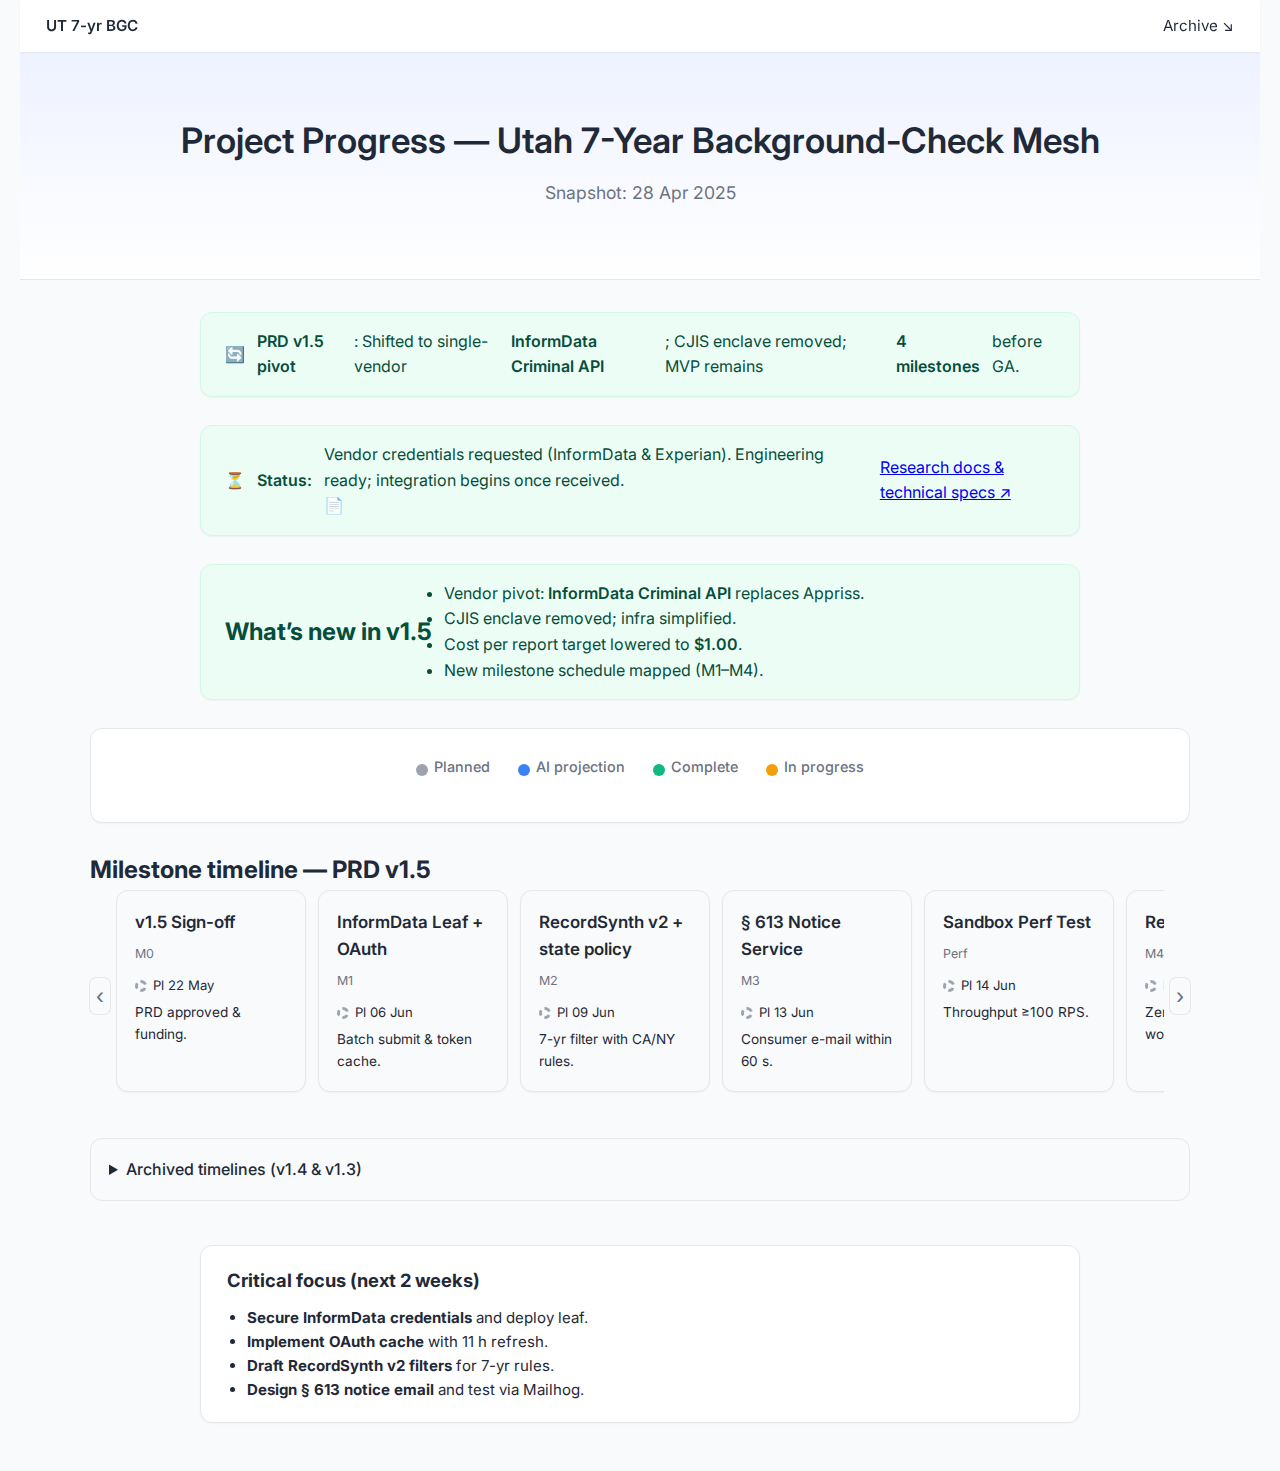
<file: index.html>
<!DOCTYPE html>
<html lang="en">
<head>
  <meta charset="UTF-8">
  <meta name="viewport" content="width=device-width,initial-scale=1">
  <title>Utah 7‑Year Background‑Check Mesh — Progress at a Glance</title>
  <link rel="preconnect" href="https://fonts.googleapis.com">
  <link rel="preconnect" href="https://fonts.gstatic.com" crossorigin>
  <link href="https://fonts.googleapis.com/css2?family=Inter:wght@400;500;600&display=swap" rel="stylesheet">
  <link rel="stylesheet" href="styles.css">
</head>
<body>
  <nav class="top-nav"><a href="index.html" class="logo">UT 7-yr BGC</a><a href="#archive">Archive ↘</a></nav>
  <header class="hero">
    <h1>Project Progress — Utah 7-Year Background-Check Mesh</h1>
    <p class="snapshot"><time datetime="2025-04-28">Snapshot: 28 Apr 2025</time></p>
  </header>

  <div class="container">
    <main>
      <section class="summary card" aria-label="Project summary">
        🔄 <strong>PRD v1.5 pivot</strong>: Shifted to single-vendor <strong>InformData Criminal API</strong>; CJIS enclave removed; MVP remains <strong>4 milestones</strong> before GA.
      </section>
      <section class="summary status card" aria-label="Integration status">
        ⏳ <strong>Status:</strong> Vendor credentials requested (InformData &amp; Experian). Engineering ready; integration begins once received.<br>
        📄 <a href="https://rightful-geese-a54.notion.site/Vuplicity-1d2541ef354280d2bdbfe3ddb3522502?pvs=4" target="_blank" rel="noopener">Research docs &amp; technical specs ↗</a>
      </section>

      <section class="summary updates card" aria-labelledby="changes-heading">
        <h2 id="changes-heading">What’s new in v1.5</h2>
        <ul>
          <li>Vendor pivot: <strong>InformData Criminal API</strong> replaces Appriss.</li>
          <li>CJIS enclave removed; infra simplified.</li>
          <li>Cost per report target lowered to <strong>$1.00</strong>.</li>
          <li>New milestone schedule mapped (M1–M4).</li>
        </ul>
      </section>

      <section class="legend-section card" aria-labelledby="legend-heading">
        <h2 id="legend-heading" class="visually-hidden">Legend</h2>
        <div class="legend">
          <span><span class="dot plan-dot" aria-hidden="true"></span>Planned</span>
          <span><span class="dot proj-dot" aria-hidden="true"></span>AI projection</span>
          <span><span class="dot actual-dot" aria-hidden="true"></span>Complete</span>
          <span><span class="dot prog-dot" aria-hidden="true"></span>In progress</span>
        </div>
      </section>

      <!-- Milestone timeline — PRD v1.5 -->
      <section aria-labelledby="timeline-heading-new">
        <h2 id="timeline-heading-new">Milestone timeline — PRD v1.5</h2>
        <div class="timeline-wrapper">
          <button class="scroll-btn left" aria-label="Scroll left" data-dir="-1">‹</button>
          <div class="timeline" tabindex="0">
            <!-- Sign-off -->
            <article class="milestone">
              <h3>v1.5 Sign-off</h3>
              <small>M0</small>
              <div class="status-row"><span class="dot plan-dot"></span><span>Pl 22 May</span></div>
              <p class="desc">PRD approved &amp; funding.</p>
            </article>
            <!-- M1 -->
            <article class="milestone">
              <h3>InformData Leaf + OAuth</h3>
              <small>M1</small>
              <div class="status-row"><span class="dot plan-dot"></span><span>Pl 06 Jun</span></div>
              <p class="desc">Batch submit &amp; token cache.</p>
            </article>
            <!-- M2 -->
            <article class="milestone">
              <h3>RecordSynth v2 + state policy</h3>
              <small>M2</small>
              <div class="status-row"><span class="dot plan-dot"></span><span>Pl 09 Jun</span></div>
              <p class="desc">7-yr filter with CA/NY rules.</p>
            </article>
            <!-- M3 -->
            <article class="milestone">
              <h3>§ 613 Notice Service</h3>
              <small>M3</small>
              <div class="status-row"><span class="dot plan-dot"></span><span>Pl 13 Jun</span></div>
              <p class="desc">Consumer e-mail within 60 s.</p>
            </article>
            <!-- Sandbox Perf -->
            <article class="milestone">
              <h3>Sandbox Perf Test</h3>
              <small>Perf</small>
              <div class="status-row"><span class="dot plan-dot"></span><span>Pl 14 Jun</span></div>
              <p class="desc">Throughput ≥100 RPS.</p>
            </article>
            <!-- M4 -->
            <article class="milestone">
              <h3>Review UI Alpha</h3>
              <small>M4</small>
              <div class="status-row"><span class="dot plan-dot"></span><span>Pl 20 Jun</span></div>
              <p class="desc">Zero-hit auto-clear workflow.</p>
            </article>
            <!-- SOC2 Evidence -->
            <article class="milestone">
              <h3>SOC 2 Evidence 30-day</h3>
              <small>S2</small>
              <div class="status-row"><span class="dot plan-dot"></span><span>Pl 20 Jun</span></div>
              <p class="desc">Artifacts collected.</p>
            </article>
            <!-- Beta -->
            <article class="milestone">
              <h3>Beta (10 UT clients)</h3>
              <small>Beta</small>
              <div class="status-row"><span class="dot plan-dot"></span><span>Pl 15 Jul</span></div>
              <p class="desc">Pilot with first customers.</p>
            </article>
            <!-- GA -->
            <article class="milestone">
              <h3>GA Utah</h3>
              <small>GA</small>
              <div class="status-row"><span class="dot plan-dot"></span><span>Pl 31 Jul</span></div>
              <p class="desc">Fully automated Utah package.</p>
            </article>
          </div>
          <button class="scroll-btn right" aria-label="Scroll right" data-dir="1">›</button>
        </div>
      </section>

      <!-- Legacy timelines collapsed for archive -->
      <details id="archive" class="archive">
        <summary>Archived timelines (v1.4 &amp; v1.3)</summary>
        <!-- Legacy timeline -->
        <section aria-labelledby="timeline-heading-legacy">
          <h2 id="timeline-heading-legacy">Legacy timeline (v1.3)</h2>
          <div class="timeline-wrapper">
            <button class="scroll-btn left" aria-label="Scroll left" data-dir="-1">‹</button>
            <div class="timeline" tabindex="0">
              <!-- M0 -->
              <article class="milestone">
                <h3>Project Definition</h3>
                <small>M0</small>
                <div class="status-row"><span class="dot actual-dot"></span><span>Done 19 Apr</span></div>
                <div class="status-row"><span class="dot plan-dot"></span><span>Pl 25 Apr</span></div>
                <div class="delta">6 days ahead</div>
                <p class="desc">Scope &amp; budget approved.</p>
              </article>

              <!-- M1 -->
              <article class="milestone">
                <h3>Core Tools</h3>
                <small>M1</small>
                <div class="status-row"><span class="dot actual-dot"></span><span>Done 21 Apr</span></div>
                <div class="status-row"><span class="dot plan-dot"></span><span>Pl 10 May</span></div>
                <div class="delta">19 days ahead</div>
                <p class="desc">browser‑run, captcha‑solve &amp; pay‑exec live.</p>
              </article>

              <!-- M2 -->
              <article class="milestone">
                <h3>SSNTrace + Geo</h3>
                <small>M2</small>
                <div class="status-row"><span class="dot actual-dot"></span><span>Done 21 Apr</span></div>
                <div class="status-row"><span class="dot plan-dot"></span><span>Pl 20 May</span></div>
                <div class="delta">29 days ahead</div>
                <p class="desc">Identity &amp; county mapping online.</p>
              </article>

              <!-- M2a -->
              <article class="milestone">
                <h3>Loader OCR</h3>
                <small>M2a</small>
                <div class="status-row"><span class="dot actual-dot"></span><span>Done 22 Apr</span></div>
                <div class="status-row"><span class="dot plan-dot"></span><span>Pl 28 May</span></div>
                <div class="delta">36 days ahead</div>
                <p class="desc">OCR stub integrated into crawler loader.</p>
              </article>

              <!-- M3 in progress -->
              <article class="milestone">
                <h3>Utah Manifests</h3>
                <small>M3</small>
                <div class="status-row"><span class="dot prog-dot"></span><span>50 % complete</span></div>
                <div class="status-row"><span class="dot plan-dot"></span><span>Pl 05 Jun</span></div>
                <div class="status-row"><span class="dot proj-dot"></span><span>AI 05 May</span></div>
                <div class="bar" role="progressbar" aria-valuenow="50" aria-valuemin="0" aria-valuemax="100">
                  <div class="bar-inner" style="width:50%"></div>
                </div>
                <p class="desc">Auto‑generated manifests ready; portal URLs + smoke CI next.</p>
              </article>

              <!-- M4 -->
              <article class="milestone">
                <h3>Record Synth</h3>
                <small>M4</small>
                <div class="status-row"><span class="dot plan-dot"></span><span>Pl 20 Jun</span></div>
                <div class="status-row"><span class="dot proj-dot"></span><span>AI 15 May</span></div>
                <p class="desc">ML dedupe &amp; policy (coding not started).</p>
              </article>

              <!-- M5 -->
              <article class="milestone">
                <h3>Review UI Alpha</h3>
                <small>M5</small>
                <div class="status-row"><span class="dot plan-dot"></span><span>Pl 10 Jul</span></div>
                <div class="status-row"><span class="dot proj-dot"></span><span>AI 25 May</span></div>
                <p class="desc">Wireframes ready; dev not started.</p>
              </article>

              <!-- M6 -->
              <article class="milestone">
                <h3>CJIS Dry‑Run</h3>
                <small>M6</small>
                <div class="status-row"><span class="dot plan-dot"></span><span>Pl 10 Jul</span></div>
                <div class="status-row"><span class="dot proj-dot"></span><span>AI 05 Jun</span></div>
                <p class="desc">Audit prep backlog tasks.</p>
              </article>

              <!-- Beta -->
              <article class="milestone">
                <h3>Beta Clients</h3>
                <small>Beta</small>
                <div class="status-row"><span class="dot plan-dot"></span><span>Pl 15 Jul</span></div>
                <div class="status-row"><span class="dot proj-dot"></span><span>AI 25 Jun</span></div>
                <p class="desc">Onboarding &amp; SLA dashboards.</p>
              </article>

              <!-- GA -->
              <article class="milestone">
                <h3>Utah Launch</h3>
                <small>GA</small>
                <div class="status-row"><span class="dot plan-dot"></span><span>Pl 31 Jul</span></div>
                <div class="status-row"><span class="dot proj-dot"></span><span>AI 15 Jul</span></div>
                <p class="desc">First fully automated state live.</p>
              </article>
            </div> <!-- end timeline -->
            <button class="scroll-btn right" aria-label="Scroll right" data-dir="1">›</button>
          </div> <!-- end timeline-wrapper -->
        </section>
      </details>

      <section aria-labelledby="focus-heading" class="focus card">
        <h2 id="focus-heading">Critical focus (next 2 weeks)</h2>
        <ul>
          <li><strong>Secure InformData credentials</strong> and deploy leaf.</li>
          <li><strong>Implement OAuth cache</strong> with 11 h refresh.</li>
          <li><strong>Draft RecordSynth v2 filters</strong> for 7-yr rules.</li>
          <li><strong>Design § 613 notice email</strong> and test via Mailhog.</li>
        </ul>
      </section>
    </main>
  </div>
  <script src="script.js"></script>
</body>
</html>
</file>
<file: styles.css>
@import url('https://fonts.googleapis.com/css2?family=Inter:wght@400;500;600&display=swap');
:root{
  --bg:#f9fafb;
  --ink:#1f2937;
  --muted:#6b7280;
  --line:#e5e7eb;
  --planned:#9ca3af;
  --projected:#3b82f6;
  --actual:#10b981;
  --progress:#f59e0b; /* amber‑500 for in‑progress */
  --card-bg:#ffffff;
}
html{scroll-behavior:smooth;}
*,*:before,*:after{box-sizing:border-box;margin:0;padding:0}
body{font-family:'Inter',sans-serif;background:var(--bg);color:var(--ink);line-height:1.6;padding:0 20px 48px;}
h1{font-size:1.9rem;font-weight:600;text-align:center;margin-bottom:6px;}
.snapshot{font-size:1.05rem;font-weight:400;color:var(--muted);text-align:center;margin-bottom:32px;}

/* visually hidden helper for aria-only headings */
.visually-hidden{position:absolute!important;height:1px;width:1px;overflow:hidden;clip:rect(1px,1px,1px,1px);white-space:nowrap;}

/* hero header */
.hero{padding:60px 20px 40px;background:linear-gradient(180deg,#eef2ff 0%,#ffffff 100%);text-align:center;margin-bottom:32px;border-bottom:1px solid var(--line);} 
.hero h1{font-size:2.2rem;font-weight:600;margin-bottom:10px;}
.hero .snapshot{font-size:1.1rem;color:var(--muted);}  

/* container */
.container{max-width:1100px;margin:0 auto;}

/* card generic wrapper */
.card{background:var(--card-bg);border:1px solid var(--line);border-radius:12px;box-shadow:0 1px 2px rgba(0,0,0,.04);padding:20px 26px;margin-bottom:28px;}

/* summary ribbon */
.summary{max-width:880px;margin:0 auto 28px;padding:16px 24px;border-radius:12px;background:#ecfdf5;border:1px solid #d1fae5;display:flex;align-items:center;gap:12px;font-size:1rem;color:#064e3b;}
.summary.card{display:flex;align-items:center;font-size:1rem;gap:12px;}
.summary strong{font-weight:600;}

/* legend */
.legend{display:flex;justify-content:center;gap:28px;margin-bottom:24px;font-size:0.9rem;flex-wrap:wrap;color:var(--muted);}
.legend span{display:inline-flex;align-items:center;gap:6px;margin-top:6px;font-weight:500;}
.dot{width:12px;height:12px;border-radius:50%;display:inline-block;}
.plan-dot{background:var(--planned);}
.proj-dot{background:var(--projected);}
.actual-dot{background:var(--actual);}
.prog-dot{background:var(--progress);}

/* timeline wrapper and buttons */
.timeline-wrapper{position:relative;display:flex;align-items:center;gap:6px;max-width:1100px;margin:0 auto;}
.scroll-btn{border:none;background:var(--bg);color:var(--muted);font-size:1.5rem;cursor:pointer;padding:4px 6px;border-radius:6px;box-shadow:0 0 0 1px var(--line);transition:background .15s ease;}
.scroll-btn:hover{background:var(--line);}
.scroll-btn:focus-visible{outline:2px solid var(--projected);}

/* timeline */
.timeline{max-width:1100px;margin:0 auto;display:flex;gap:12px;overflow-x:auto;padding-bottom:10px;scroll-snap-type:x mandatory;scroll-padding-inline:1rem;}
.timeline.card{background:var(--card-bg);border:1px solid var(--line);border-radius:12px;box-shadow:0 1px 2px rgba(0,0,0,.04);padding:20px 26px;margin-bottom:28px;}
.timeline::-webkit-scrollbar{height:8px;}
.timeline::-webkit-scrollbar-thumb{background:var(--line);border-radius:4px;}
.milestone{flex:0 0 190px;background:#f9fafb;border:1px solid var(--line);border-radius:12px;padding:18px;scroll-snap-align:start;position:relative;transition:transform .2s ease,box-shadow .2s ease;box-shadow:0 1px 2px rgba(0,0,0,.04);}
.milestone:hover{transform:translateY(-3px);box-shadow:0 4px 12px rgba(0,0,0,.08);}
.milestone h3{font-size:1.06rem;font-weight:600;margin-bottom:4px;}
.milestone small{font-size:0.78rem;color:var(--muted);}  
.status-row{display:flex;align-items:center;gap:6px;margin:10px 0 4px;}
.status-row span{font-size:0.82rem;}
.delta{font-size:0.82rem;font-weight:500;color:var(--actual);}  
.desc{font-size:0.85rem;margin-top:6px;}

/* progress bar for in‑progress */
.bar{height:6px;background:var(--line);border-radius:3px;overflow:hidden;margin-top:6px;}
.bar-inner{height:100%;background:var(--progress);}

/* focus list */
.focus{max-width:880px;margin:44px auto 0;font-size:0.94rem;}
.focus h2{font-size:1.15rem;text-align:left;margin-bottom:10px;}
.focus.card ul{padding-left:20px;}

/* top nav */
.top-nav{position:sticky;top:0;background:var(--card-bg);box-shadow:0 1px 2px rgba(0,0,0,.05);z-index:10;max-width:none;padding:8px 16px;display:flex;justify-content:space-between;align-items:center;font-size:0.95rem;}
.top-nav a{color:var(--ink);text-decoration:none;padding:6px 10px;border-radius:6px;}
.top-nav .logo{font-weight:600;}
.top-nav a:hover{background:var(--line);}  

/* tag badge */
.tag{display:inline-block;background:#e0e7ff;color:#3730a3;font-size:0.85rem;font-weight:500;padding:2px 8px;border-radius:6px;}

/* timeline section card wrapper */
.timeline-card.card h2{margin-bottom:12px;text-align:center;}
.timeline-card .timeline-wrapper{margin-top:6px;}

/* archive details */
.archive{max-width:1100px;margin:36px auto 0;border:1px solid var(--line);border-radius:12px;padding:18px;}
.archive[open]>summary{margin-bottom:16px;}
.archive summary{cursor:pointer;font-size:1rem;font-weight:500;}
.archive summary::-webkit-details-marker{display:none;}

/* milestone border styles by status */
.milestone .dot.plan-dot{border:3px dashed var(--planned);background:transparent;}
.milestone .dot.proj-dot{border:3px dotted var(--projected);background:transparent;}
.milestone .dot.actual-dot{border:3px solid var(--actual);background:var(--actual);}
.milestone .dot.prog-dot{border:3px solid var(--progress);background:var(--progress);}

/* milestone link style */
.milestone-link{text-decoration:none;color:inherit;display:inline-block}
.milestone-link:hover{transform:translateY(-2px);transition:transform .15s}

/* keyboard focus ring restore */
:focus-visible{outline:2px solid var(--projected);outline-offset:2px;}

/* prefers reduced motion */
@media (prefers-reduced-motion: reduce){.milestone{transition:none;}}

/* mobile */
@media(max-width:600px){body{padding:32px 14px;}h1{font-size:1.55rem;}.milestone{flex:0 0 240px;}.hero h1{font-size:1.65rem;}}

/* clean bullets */
.clean-list{list-style:none;padding-left:0;display:grid;gap:6px;}
.clean-list li::before{content:"•";color:var(--projected);margin-right:8px;}

/* lane styling */
.lane{margin-bottom:24px;}
.lane-label{font-size:1rem;font-weight:600;margin-bottom:8px;text-align:left;}

/* swim board layout */
.swim-board{display:flex;gap:28px;flex-wrap:wrap;justify-content:space-between;}
.swim-board .lane{flex:1 1 300px;margin-bottom:0;}
.swim-board .lane ul{padding-left:0;}
.swim-board .lane li{word-wrap:break-word;}

/* diagram */
.diagram img{width:100%;border:1px solid var(--line);border-radius:8px;box-shadow:0 1px 3px rgba(0,0,0,.05);}

/* basic table styling */
.status-table{width:100%;border-collapse:collapse;margin-top:12px;font-size:0.9rem;}
.status-table th,.status-table td{border:1px solid var(--line);padding:6px 8px;text-align:left;}
.status-table th{background:#f3f4f6;font-weight:500;}

/* loom embed responsive style */
.loom-embed{max-width:1100px;margin:0 auto;padding:1rem 1rem 0;}
.loom-embed iframe{width:100%;height:460px;border:0;border-radius:8px;box-shadow:0 1px 4px rgba(0,0,0,.08);}

/* experiment accordion */
#daily-experiment details{margin-bottom:10px;}
#daily-experiment summary{cursor:pointer;font-weight:500;}
#daily-experiment pre{background:#f3f4f6;border:1px solid var(--line);padding:10px;border-radius:6px;overflow-x:auto;font-size:0.85rem;}
</file>
